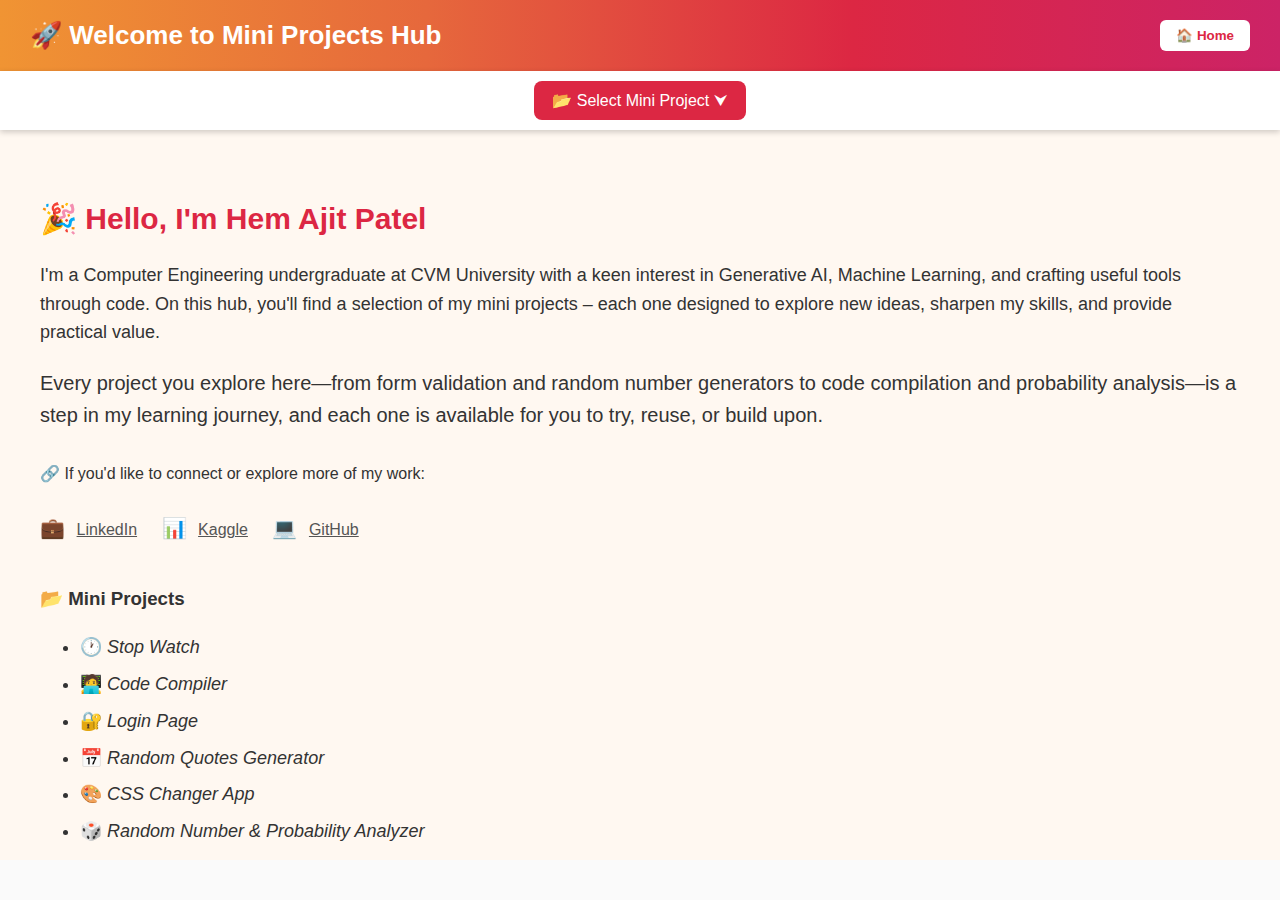
<file: index.html>
<!DOCTYPE html>
<html lang="en">
<head>
  <meta charset="UTF-8" />
  <meta name="viewport" content="width=device-width, initial-scale=1" />
  <title>Mini Projects Hub</title>
  <link rel="stylesheet" href="style.css" />
</head>
<body>
  <!-- Banner -->
  <div class="banner">
    <h1>🚀 Welcome to Mini Projects Hub</h1>
    <button id="backHomeBtn">🏠 Home</button>
  </div>

  <!-- Navbar -->
  <div class="navbar">
    <div class="dropdown">
      <button class="dropbtn">📂 Select Mini Project ⮟</button>
      <div class="dropdown-content" id="projectList">
        <input type="text" id="searchBar" placeholder="Search projects...">
        <a href="#" data-page="css-changer/css-changer.html">🎨 CSS Changer</a>
        <a href="#" data-page="code-editor/code-editor.html">🧑‍💻 Code Compiler</a>
        <a href="#" data-page="form-validat/form-validat.html">🔐 Login Page</a>
        <a href="#" data-page="day-of-week/day-of-week.html">📅 Random Quotes</a>
        <a href="#" data-page="stop-watch/stop-watch.html">🕐 Stop Watch</a>
        <a href="#" data-page="random-number-generator/random-number-generator.html">🎲 Probability Analyzer</a>
      </div>
    </div>
  </div>

  <!-- Iframe Display -->
  <div class="iframe-container">
    <iframe id="projectFrame" src="home.html" frameborder="0"></iframe>
  </div>

  <script src="script.js"></script>
</body>
</html>
</file>
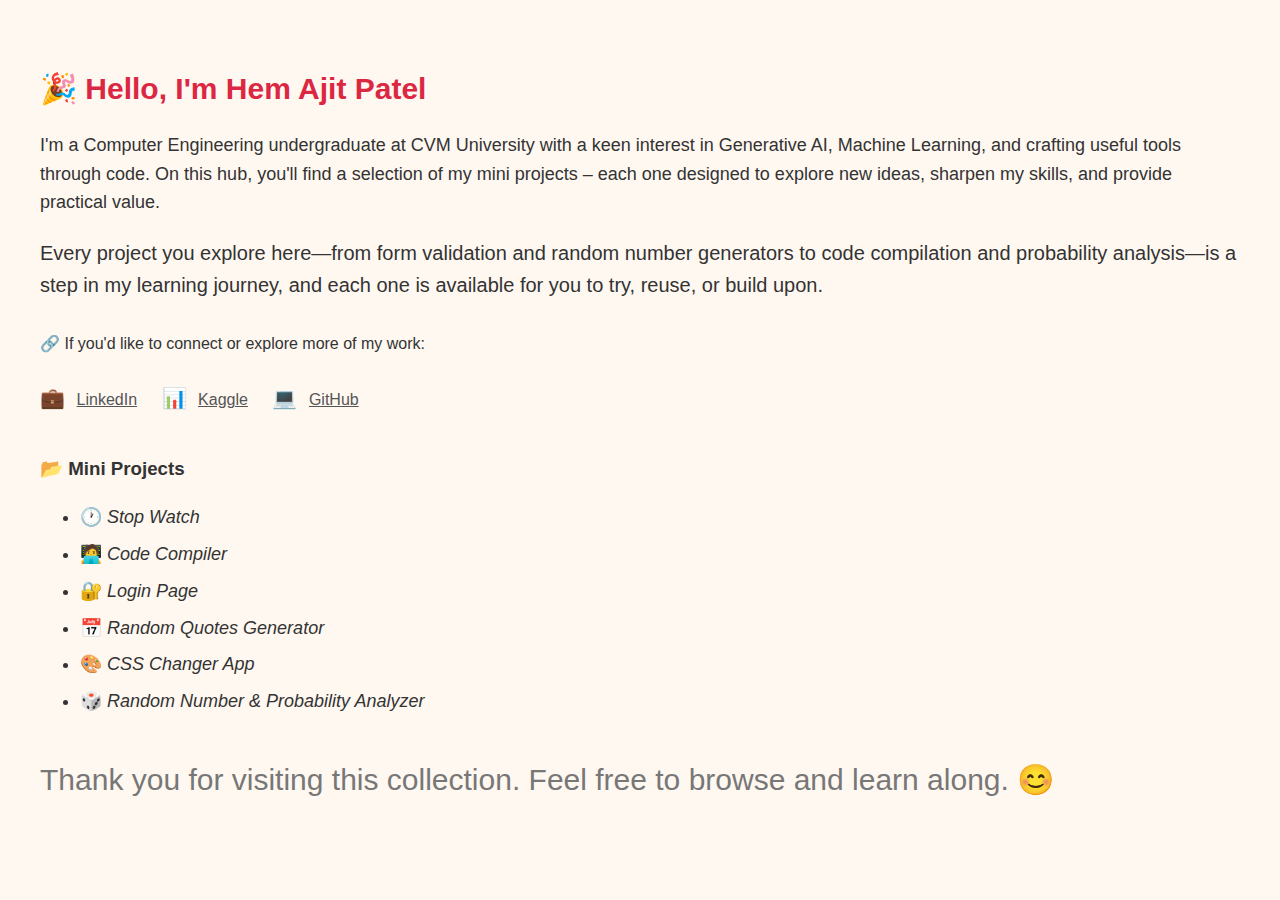
<file: home.html>
<!DOCTYPE html>
<html lang="en">
<head>
  <meta charset="UTF-8"/>
  <meta name="viewport" content="width=device-width, initial-scale=1.0"/>
  <title>About Hem Ajit Patel</title>
  <style>
    body {
      font-family: 'Segoe UI', sans-serif;
      margin: 0;
      padding: 40px;
      background-color: #fff8f1;
      color: #333;
      line-height: 1.6;
    }
    h2 {
      font-size: 30px;
      color: #dc2743;
      margin-bottom: 10px;
    }
    p {
      font-size: 18px;
      margin-bottom: 16px;
    }
    .intro {
      font-size: 20px;
      margin-top: 20px;
    }
    .social-links {
      margin-top: 30px;
    }
    .social-links a {
      display: inline-block;
      margin-right: 20px;
      font-size: 20px;
      color: #dc2743;
      text-decoration: none;
      vertical-align: middle;
    }
    .social-links a span {
      margin-left: 6px;
      font-weight: normal;
      color: #555;
      font-size: 16px;
    }
    .projects-list {
      margin-top: 40px;
    }
    .projects-list li {
      font-size: 18px;
      margin-bottom: 8px;
    }
  </style>
</head>
<body>

  <h2>🎉 Hello, I'm Hem Ajit Patel</h2>
  <p>
    I'm a Computer Engineering undergraduate at CVM University with a keen interest in Generative AI, Machine Learning, and crafting useful tools through code. On this hub, you'll find a selection of my mini projects – each one designed to explore new ideas, sharpen my skills, and provide practical value.
  </p>

  <p class="intro">
    Every project you explore here—from form validation and random number generators to code compilation and probability analysis—is a step in my learning journey, and each one is available for you to try, reuse, or build upon.
  </p>

  <div class="social-links">
    🔗 If you'd like to connect or explore more of my work:
    <br><br>
    <a href="https://www.linkedin.com/in/hem-patel19" target="_blank">💼 <span><u>LinkedIn</u></span></a>
    <a href="https://www.kaggle.com/hemajitpatel" target="_blank">📊 <span><u>Kaggle</u></span></a>
    <a href="https://github.com/hemathens" target="_blank">💻 <span><u>GitHub</u></span></a>
  </div>

  <div class="projects-list">
    <h3>📂 Mini Projects</h3>
    <ul>
      <li>🕐 <em>Stop Watch</em></li>
      <li>🧑‍💻 <em>Code Compiler</em></li>
      <li>🔐 <em>Login Page</em></li>
      <li>📅 <em>Random Quotes Generator</em></li>
      <li>🎨 <em>CSS Changer App</em></li>
      <li>🎲 <em>Random Number & Probability Analyzer</em></li>
    </ul>
  </div>

  <p style="margin-top:40px; color:#777; font-size:30px;">
    Thank you for visiting this collection. Feel free to browse and learn along. 😊
  </p>

</body>
</html>
</file>
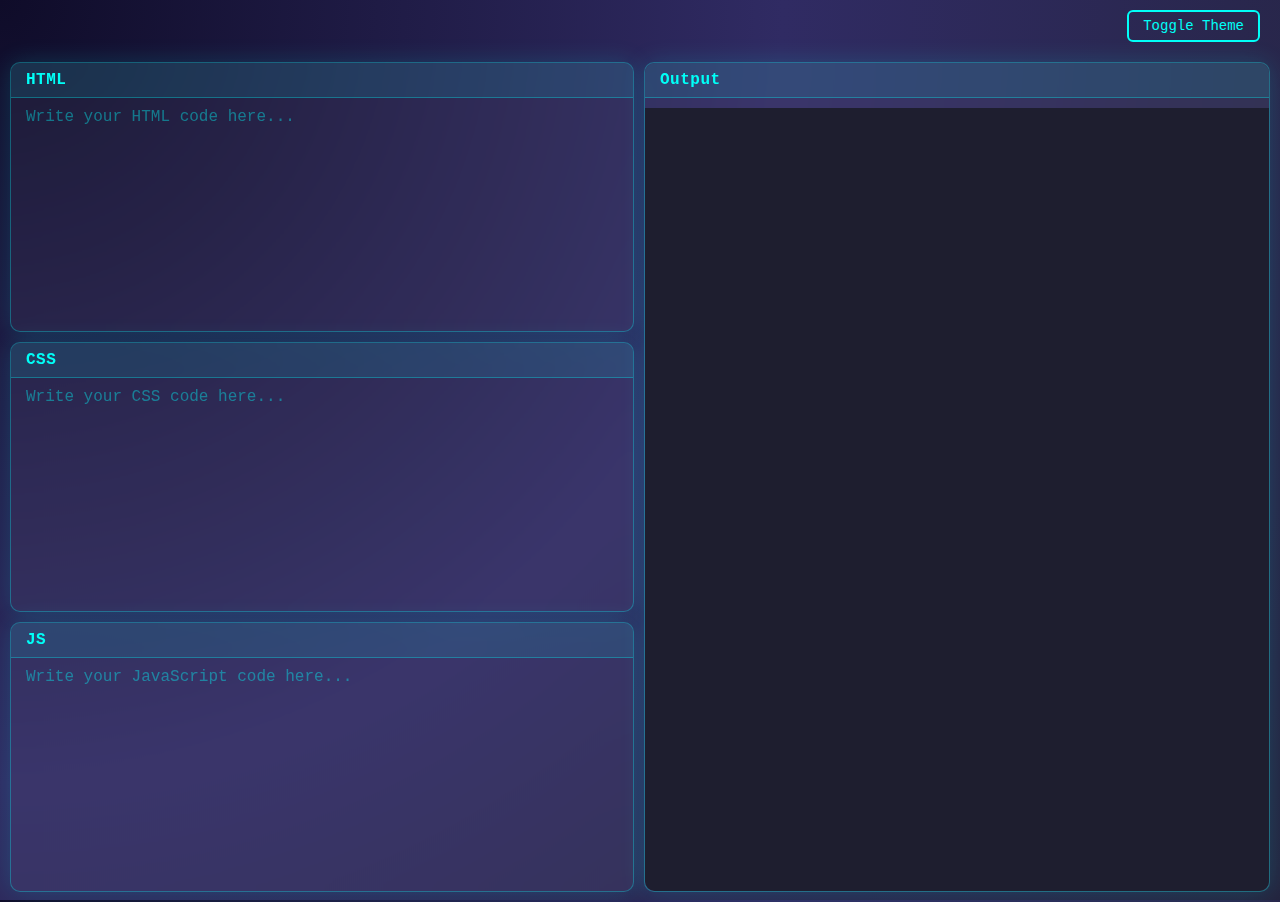
<file: code-editor/code-editor.html>
<!DOCTYPE html>
<html lang="en">
<head>
    <meta charset="UTF-8">
    <meta name="viewport" content="width=device-width, initial-scale=1.0">
    <title>Neon Code Editor</title>
    <link rel="stylesheet" href="code-editor.css">
    <link rel="stylesheet" href="https://cdnjs.cloudflare.com/ajax/libs/font-awesome/6.7.1/css/all.min.css"
        integrity="sha512-5Hs3dF2AEPkpNAR7UiOHba+lRSJNeM2ECkwxUIxC1Q/FLycGTbNapWXB4tP889k5T5Ju8fs4b1P5z/iB4nMfSQ=="
        crossorigin="anonymous" referrerpolicy="no-referrer" />
</head>
<body>
    <div class="theme-toggle">
        <button id="theme-btn"><i class="fa-solid fa-moon"></i> Toggle Theme</button>
    </div>

    <div class="container">
        <div class="left">
            <div class="box">
                <label for="html">HTML <i class="fa-brands fa-html5"></i></label>
                <textarea id="html" onkeyup="run()" placeholder="Write your HTML code here..."></textarea>
            </div>

            <div class="box">
                <label for="css">CSS <i class="fa-brands fa-css3"></i></label>
                <textarea id="css" onkeyup="run()" placeholder="Write your CSS code here..."></textarea>
            </div>

            <div class="box">
                <label for="js">JS <i class="fa-brands fa-js"></i></label>
                <textarea id="js" onkeyup="run()" placeholder="Write your JavaScript code here..."></textarea>
            </div>
        </div>

        <div class="right">
            <label for="output">Output <i class="fa-solid fa-play"></i></label>
            <iframe id="output"></iframe>
        </div>
    </div>

    <script src="code-editor.js"></script>
</body>
</html>
</file>
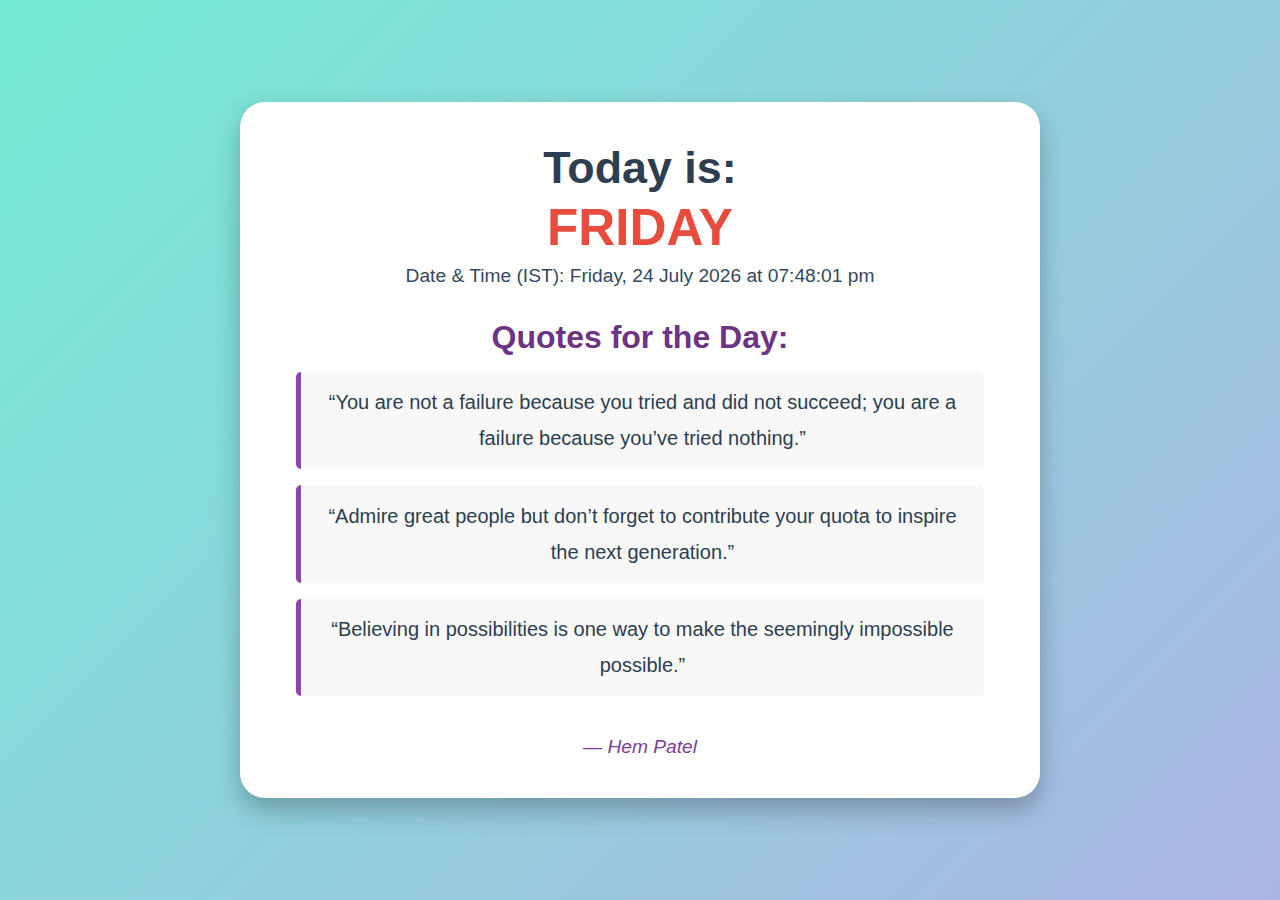
<file: day-of-week/day-of-week.html>
<!DOCTYPE html>
<html lang="en">
<head>
  <meta charset="UTF-8">
  <meta name="viewport" content="width=device-width, initial-scale=1.0">
  <title>Day of Week</title>
  <link rel="stylesheet" href="day-of-week.css">
</head>
<body>
  <div class="container">
    <h1>Today is:</h1>
    <div class="weekday" id="weekday"></div>
    <div class="datetime" id="datetime"></div>
    
    <h2>Quotes for the Day:</h2>
    <div class="quotes-container" id="quotes-container">
      <!-- Quotes will be injected here -->
    </div>

    <footer>— Hem Patel</footer>
  </div>

  <script src="day-of-week.js"></script>
</body>
</html>
</file>
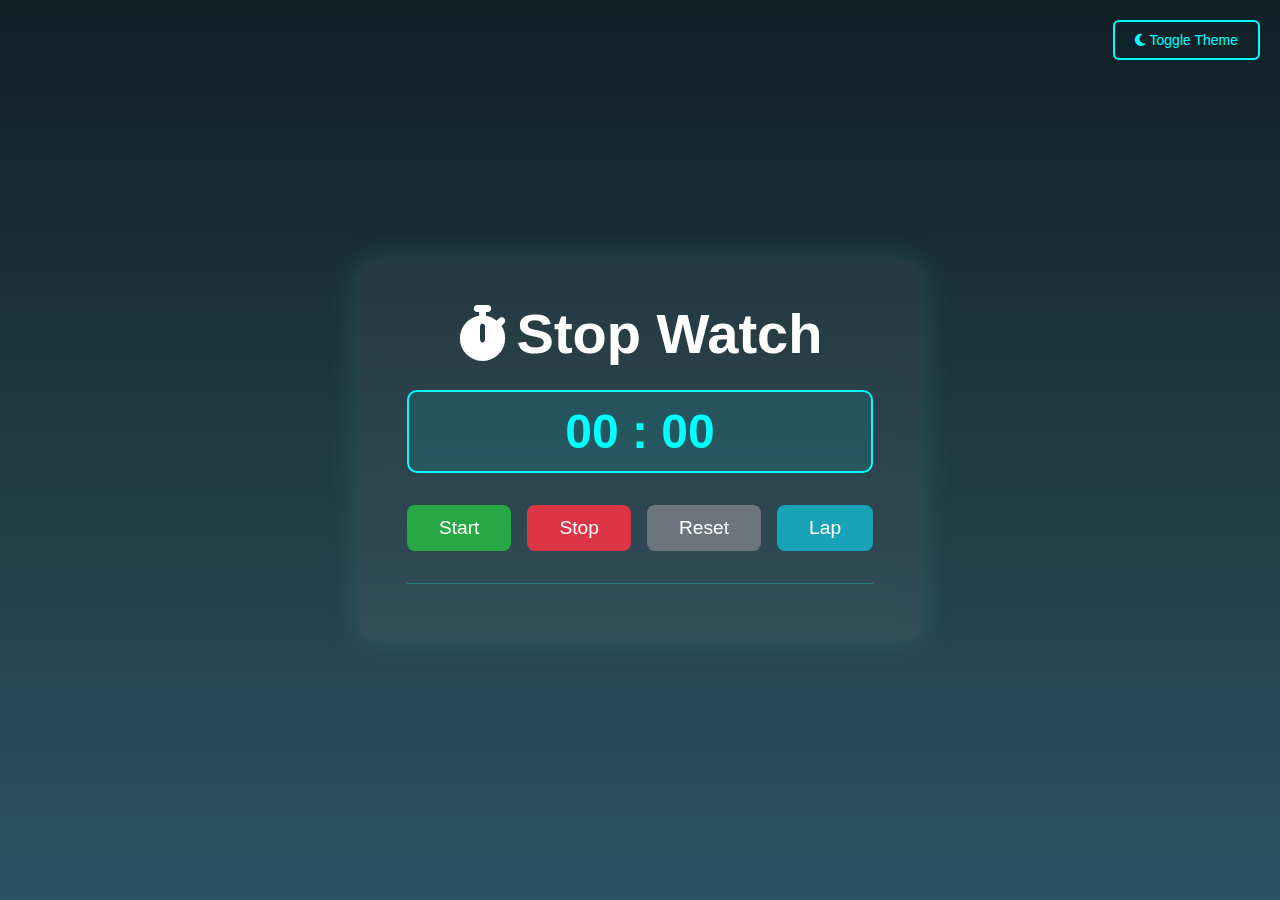
<file: stop-watch/stop-watch.html>
<!DOCTYPE html>
<html lang="en">
<head>
     <meta charset="UTF-8">
     <meta name="viewport" content="width=device-width, initial-scale=1.0">
     <title>Stop Watch with Laps</title>
     <link rel="stylesheet" href="stop-watch.css">
     <link rel="stylesheet" href="https://cdnjs.cloudflare.com/ajax/libs/font-awesome/6.4.0/css/all.min.css">
</head>
<body>
     <div class="theme-toggle">
          <button id="theme-btn"><i class="fa-solid fa-moon"></i> Toggle Theme</button>
     </div>

     <div class="container">
          <h1><i class="fa-solid fa-stopwatch"></i> Stop Watch</h1>

          <div class="time">
               <span class="sec">00</span> :
               <span class="mili">00</span>
          </div>

          <div class="button">
               <button class="start">Start</button>
               <button class="stop">Stop</button>
               <button class="reset">Reset</button>
               <button class="lap">Lap</button>
          </div>

          <ul class="laps"></ul>
     </div>

     <script src="stop-watch.js"></script>
</body>
</html>
</file>
<file: style.css>
body {
  margin: 0;
  font-family: 'Segoe UI', sans-serif;
  background: #fafafa;
}

.banner {
  display: flex;
  justify-content: space-between;
  align-items: center;
  padding: 20px 30px;
  background: linear-gradient(to right, #f09433, #e6683c, #dc2743, #cc2366);
  color: white;
}

.banner h1 {
  margin: 0;
  font-size: 26px;
}

.banner button {
  padding: 8px 16px;
  background-color: white;
  color: #dc2743;
  border: none;
  border-radius: 6px;
  font-weight: bold;
  cursor: pointer;
  transition: 0.3s;
}

.banner button:hover {
  background-color: #ffe6ea;
}

.navbar {
  background-color: white;
  padding: 10px 20px;
  box-shadow: 0 2px 6px rgba(0,0,0,0.2);
  position: sticky;
  top: 0;
  z-index: 1000;
  text-align: center;
}

.dropbtn {
  background-color: #dc2743;
  color: white;
  padding: 10px 18px;
  font-size: 16px;
  border: none;
  border-radius: 8px;
  cursor: pointer;
}

.dropdown {
  position: relative;
  display: inline-block;
}

.dropdown-content {
  display: none;
  position: absolute;
  background-color: white;
  min-width: 250px;
  max-height: 300px;
  overflow-y: auto;
  border-radius: 10px;
  box-shadow: 0 4px 8px rgba(0,0,0,0.15);
  z-index: 1001;
  text-align: left;
  padding: 10px 0;
}

.dropdown:hover .dropdown-content {
  display: block;
}

.dropdown-content input {
  width: 90%;
  margin: 10px auto;
  padding: 8px 10px;
  display: block;
  border: 1px solid #ccc;
  border-radius: 6px;
}

.dropdown-content a {
  color: #333;
  padding: 8px 15px;
  text-decoration: none;
  display: block;
}

.dropdown-content a:hover {
  background-color: #f4f4f4;
}

.iframe-container {
  height: calc(100vh - 170px);
}

iframe {
  width: 100%;
  height: 100%;
  border: none;
}
</file>
<file: day-of-week/day-of-week.css>
* {
  margin: 0;
  padding: 0;
  box-sizing: border-box;
}

body {
  display: flex;
  align-items: center;
  justify-content: center;
  min-height: 100vh;
  background: linear-gradient(135deg, #74ebd5 0%, #acb6e5 100%);
  font-family: 'Segoe UI', Tahoma, Geneva, Verdana, sans-serif;
}

.container {
  text-align: center;
  background: white;
  padding: 2.5rem;
  border-radius: 25px;
  box-shadow: 0 12px 25px rgba(0, 0, 0, 0.25);
  max-width: 800px;
  width: 90%;
  transition: all 0.3s ease-in-out;
}

h1 {
  font-size: 2.8rem;
  color: #2c3e50;
  margin-bottom: 0.3rem;
}

.weekday {
  font-size: 3.2rem;
  color: #e74c3c;
  font-weight: 700;
  text-transform: uppercase;
  margin-bottom: 0.5rem;
}

.datetime {
  font-size: 1.2rem;
  color: #34495e;
  margin-bottom: 2rem;
}

h2 {
  color: #6c3483;
  font-size: 2rem;
  margin-bottom: 1rem;
}

.quotes-container {
  font-size: 1.25rem;
  color: #2c3e50;
  line-height: 1.8;
  padding: 0 1rem;
}

.quotes-container p {
  margin: 1rem 0;
  background-color: #f8f8f8;
  padding: 0.8rem 1rem;
  border-left: 5px solid #8e44ad;
  border-radius: 5px;
}

footer {
  margin-top: 2.5rem;
  font-style: italic;
  font-size: 1.2rem;
  color: #7d3c98;
}
</file>
<file: code-editor/code-editor.css>
/* Reset and Base */
* {
    margin: 0;
    padding: 0;
    box-sizing: border-box;
    font-family: 'Fira Code', 'Courier New', monospace;
}

body {
    background: radial-gradient(circle at top left, #0f0c29, #302b63, #24243e);
    color: #00fff7;
    height: 100vh;
    overflow: hidden;
    transition: background 0.3s ease, color 0.3s ease;
}

body.light-mode {
    background: linear-gradient(to right, #e9f5f4, #cceae8);
    color: #222;
}

.container {
    width: 100%;
    height: calc(100vh - 50px);
    display: flex;
    gap: 10px;
    padding: 10px;
}

.left, .right {
    flex: 1;
    display: flex;
    flex-direction: column;
    gap: 10px;
}

.left .box, .right {
    flex: 1;
    display: flex;
    flex-direction: column;
    background: rgba(255, 255, 255, 0.05);
    border: 1px solid rgba(0, 255, 255, 0.3);
    border-radius: 10px;
    backdrop-filter: blur(12px);
    box-shadow: 0 0 25px rgba(0,255,255,0.15);
    overflow: hidden;
    transition: all 0.3s ease;
}

textarea {
    width: 100%;
    height: 100%;
    resize: none;
    background: transparent;
    color: inherit;
    padding: 10px 15px;
    border: none;
    outline: none;
    font-size: 16px;
    caret-color: #00fff7;
}

textarea::placeholder {
    color: rgba(0, 255, 255, 0.4);
}

body.light-mode textarea::placeholder {
    color: rgba(34, 34, 34, 0.4);
}

textarea:focus {
    background: rgba(0, 255, 255, 0.07);
}

label {
    display: flex;
    align-items: center;
    padding: 8px 15px;
    background: rgba(0, 255, 255, 0.1);
    border-bottom: 1px solid rgba(0, 255, 255, 0.3);
    font-weight: bold;
    letter-spacing: 0.5px;
    color: #00fff7;
}

body.light-mode label {
    background: rgba(0, 0, 0, 0.05);
    color: #222;
}

label i {
    margin-left: 8px;
    color: #00fff7;
}

body.light-mode label i {
    color: #333;
}

.right label {
    border-radius: 10px 10px 0 0;
}

iframe {
    width: 100%;
    flex: 1;
    border: none;
    background: #1e1e2f;
    color-scheme: dark;
    border-radius: 0 0 10px 10px;
}

body.light-mode iframe {
    background: #ffffff;
    color-scheme: light;
}

.theme-toggle {
    text-align: right;
    padding: 10px 20px;
}

#theme-btn {
    background: transparent;
    color: #00fff7;
    border: 2px solid #00fff7;
    padding: 6px 14px;
    border-radius: 6px;
    font-size: 14px;
    cursor: pointer;
    transition: all 0.3s ease;
}

#theme-btn:hover {
    background: #00fff7;
    color: #111;
}

body.light-mode #theme-btn {
    color: #222;
    border-color: #222;
    background: transparent;
}

body.light-mode #theme-btn:hover {
    background: #222;
    color: #fff;
}
</file>
<file: stop-watch/stop-watch.css>
/* Base Reset */
* {
    box-sizing: border-box;
    margin: 0;
    padding: 0;
    font-family: 'Segoe UI', Tahoma, Geneva, Verdana, sans-serif;
}

body {
    display: flex;
    align-items: center;
    justify-content: center;
    min-height: 100vh;
    min-width: 100vw;
    text-align: center;
    background: linear-gradient(to bottom, #0f2027, #203a43, #2c5364);
    color: #ffffff;
    transition: background 0.4s ease, color 0.4s ease;
}

body.light-mode {
    background: linear-gradient(to bottom, #e3a1a1, #d4f1f9);
    color: #222;
}

.theme-toggle {
    position: absolute;
    top: 20px;
    right: 20px;
}

#theme-btn {
    padding: 10px 20px;
    font-size: 14px;
    border-radius: 6px;
    border: 2px solid #00ffff;
    background: transparent;
    color: #00ffff;
    cursor: pointer;
    transition: all 0.3s ease;
}

#theme-btn:hover {
    background: #00ffff;
    color: #ffffff;
}

body.light-mode #theme-btn {
    color: #111;
    border-color: #111;
}

body.light-mode #theme-btn:hover {
    background: #111;
    color: #fff;
}

.container {
    background: rgba(255, 255, 255, 0.05);
    padding: 2.5rem 3rem;
    border-radius: 15px;
    box-shadow: 0px 0px 30px rgba(89, 151, 151, 0.3);
    backdrop-filter: blur(10px);
    transition: background 0.4s ease, box-shadow 0.4s ease;
}

body.light-mode .container {
    background: rgba(149, 216, 255, 0.9);
    box-shadow: 0px 0px 20px rgba(0, 0, 0, 0.15);
}

h1 {
    font-size: 3.5rem;
    margin-bottom: 1.5rem;
    display: flex;
    align-items: center;
    gap: 10px;
    justify-content: center;
}

.time {
    font-size: 3rem;
    font-weight: bold;
    padding: 0.75rem 1.5rem;
    border-radius: 10px;
    background: rgba(0, 255, 255, 0.1);
    border: 2px solid #00ffff;
    margin-bottom: 2rem;
    color: #00ffff;
}

body.light-mode .time {
    background: #e0f7fa;
    color: #111;
    border: 2px solid #333;
}

.button {
    display: flex;
    gap: 1rem;
    flex-wrap: wrap;
    justify-content: center;
}

button.start, button.stop, button.reset, button.lap {
    padding: 0.75rem 2rem;
    font-size: 1.2rem;
    border: none;
    border-radius: 8px;
    cursor: pointer;
    transition: transform 0.1s ease, background 0.3s ease;
    color: white;
}

button.start {
    background-color: #28a745;
}

button.stop {
    background-color: #dc3545;
}

button.reset {
    background-color: #6c757d;
}

button.lap {
    background-color: #17a2b8;
}

button:hover {
    transform: translateY(-3px);
    opacity: 0.9;
}

.laps {
    margin-top: 2rem;
    list-style: none;
    padding: 0;
    max-height: 200px;
    overflow-y: auto;
    border-top: 1px solid rgba(0, 255, 255, 0.3);
    padding-top: 1rem;
}

.laps li {
    padding: 0.5rem;
    font-size: 1.2rem;
    border-bottom: 1px dashed rgba(0, 255, 255, 0.3);
    color: #00ffff;
    text-align: left;
}

body.light-mode .laps li {
    color: #222;
    border-bottom: 1px dashed #aaa;
}
</file>
